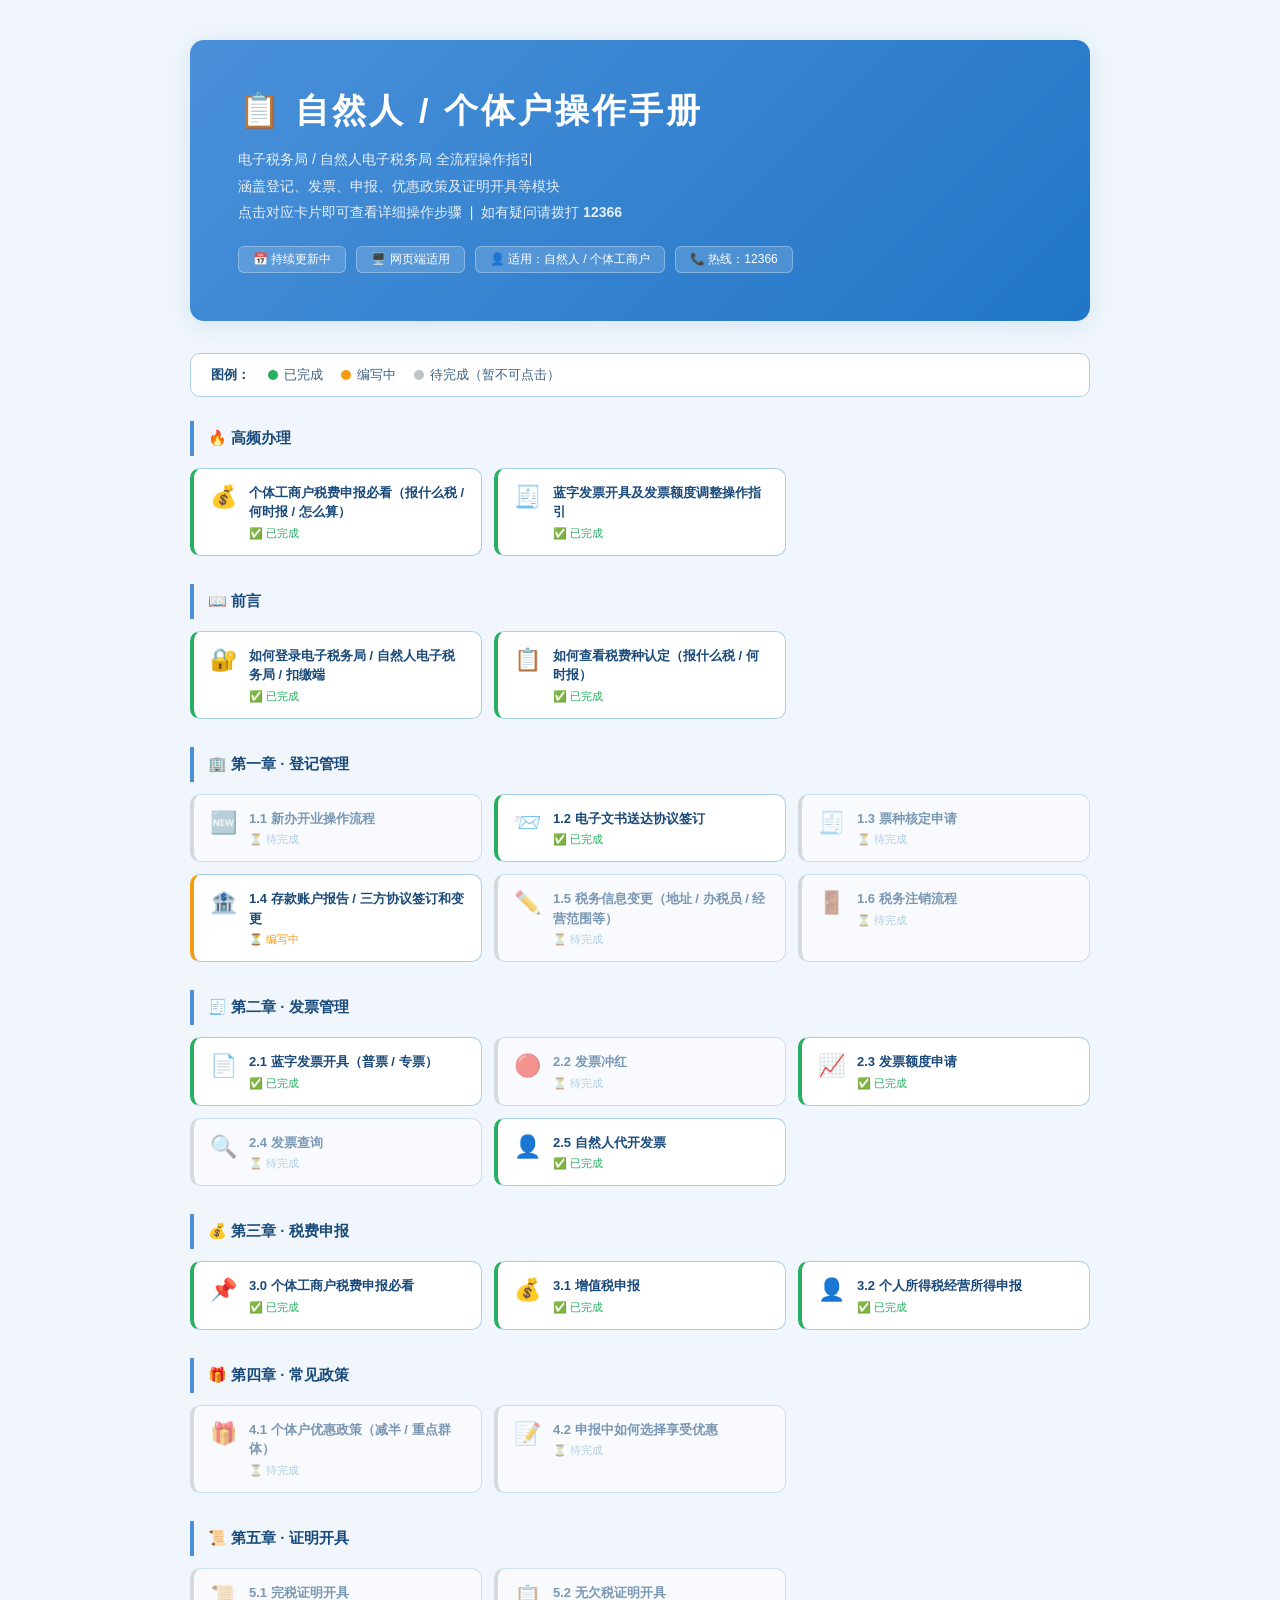
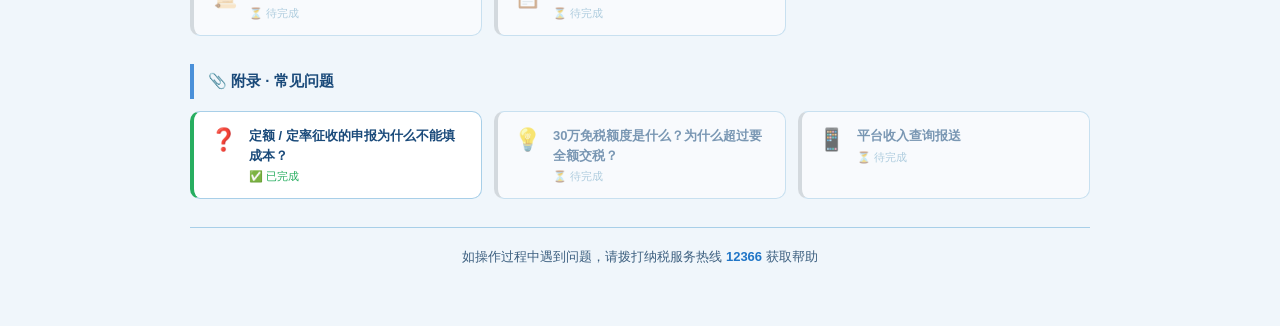
<file: index.html>
<!DOCTYPE html>
<html lang="zh-CN">
<head>
  <meta charset="UTF-8"/>
  <meta name="viewport" content="width=device-width, initial-scale=1.0"/>
  <title>自然人 / 个体户常见业务操作手册 · 电子税务局</title>

  <!-- 引用共享样式表（变量、body、page 容器等均由此提供） -->
  <link rel="stylesheet" href="assets/style.css" />

  <style>
    /* ── 目录页专属：封面 ── */
    .cover {
      background: var(--gradient);
      border-radius: 14px;
      padding: 48px;
      color: #fff;
      margin-bottom: 32px;
      box-shadow: var(--shadow-md);
    }
    .cover h1 {
      font-size: 34px;
      font-weight: 700;
      letter-spacing: 3px;
      margin-bottom: 12px;
    }
    .cover p {
      font-size: 14px;
      opacity: 0.88;
      line-height: 1.9;
    }
    .cover-meta {
      margin-top: 20px;
      display: flex;
      gap: 10px;
      flex-wrap: wrap;
    }
    .cover-badge {
      background: rgba(255, 255, 255, 0.15);
      border: 1px solid rgba(255, 255, 255, 0.30);
      border-radius: 6px;
      padding: 4px 14px;
      font-size: 12px;
      color: #fff;
    }

    /* ── 目录页专属：图例 ── */
    .legend {
      display: flex;
      gap: 18px;
      flex-wrap: wrap;
      margin-bottom: 24px;
      font-size: 13px;
      color: var(--text-secondary);
      background: var(--bg-page);
      border: 1px solid var(--border);
      border-radius: 10px;
      padding: 12px 20px;
    }
    .legend-item { display: flex; align-items: center; gap: 6px; }
    .dot { width: 10px; height: 10px; border-radius: 50%; flex-shrink: 0; }
    .dot-done { background: #27ae60; }
    .dot-wip  { background: #f39c12; }
    .dot-todo { background: #bdc3c7; }

    /* ── 目录页专属：章节标题 ── */
    .chapter { margin-bottom: 28px; }
    .chapter-title {
      font-size: 15px;
      font-weight: 700;
      color: var(--text-title);
      padding: 8px 0 8px 14px;
      border-left: 4px solid var(--primary-light);
      margin-bottom: 12px;
      display: flex;
      align-items: center;
      gap: 8px;
    }

    /* ── 目录页专属：卡片网格 ── */
    .card-grid {
      display: grid;
      grid-template-columns: repeat(auto-fill, minmax(230px, 1fr));
      gap: 12px;
    }
    .card {
      background: var(--bg-page);
      border: 1px solid var(--border);
      border-radius: 10px;
      padding: 14px 16px;
      text-decoration: none;
      color: var(--text-main);
      display: flex;
      align-items: flex-start;
      gap: 12px;
      transition: box-shadow 0.2s, border-color 0.2s, transform 0.2s;
      cursor: pointer;
    }
    .card:hover {
      box-shadow: var(--shadow-md);
      border-color: var(--primary-light);
      transform: translateY(-2px);
    }
    .card.done { border-left: 4px solid #27ae60; }
    .card.wip  { border-left: 4px solid #f39c12; }
    .card.todo {
      border-left: 4px solid #bdc3c7;
      opacity: 0.55;
      pointer-events: none;
      cursor: default;
    }
    .card-icon  { font-size: 22px; flex-shrink: 0; margin-top: 1px; }
    .card-title { font-size: 13px; font-weight: 600; color: var(--text-title); line-height: 1.5; }
    .card-status { font-size: 11px; margin-top: 4px; color: var(--text-muted); }
    .card.done .card-status { color: #27ae60; }
    .card.wip  .card-status { color: #f39c12; }

    /* ── 目录页：page 容器覆盖（目录页不需要白色卡片容器） ── */
    .page {
      max-width: 900px;
      background: transparent;   /* ← 覆盖 style.css 中的 #ffffff */
      box-shadow: none;           /* ← 覆盖 style.css 中的阴影 */
      border-radius: 0;           /* ← 覆盖 style.css 中的圆角 */
      overflow: visible;          /* ← 覆盖 style.css 中的 overflow:hidden */
    }

  </style>
</head>
<body>
<div class="page">

  <!-- 封面 -->
  <div class="cover">
    <h1>📋 自然人 / 个体户操作手册</h1>
    <p>电子税务局 / 自然人电子税务局 全流程操作指引<br>
       涵盖登记、发票、申报、优惠政策及证明开具等模块<br>
       点击对应卡片即可查看详细操作步骤 &nbsp;|&nbsp; 如有疑问请拨打 <strong>12366</strong></p>
    <div class="cover-meta">
      <span class="cover-badge">📅 持续更新中</span>
      <span class="cover-badge">🖥️ 网页端适用</span>
      <span class="cover-badge">👤 适用：自然人 / 个体工商户</span>
      <span class="cover-badge">📞 热线：12366</span>
    </div>
  </div>

  <!-- 图例 -->
  <div class="legend">
    <span style="font-weight:600; color:var(--text-title);">图例：</span>
    <div class="legend-item"><div class="dot dot-done"></div>已完成</div>
    <div class="legend-item"><div class="dot dot-wip"></div>编写中</div>
    <div class="legend-item"><div class="dot dot-todo"></div>待完成（暂不可点击）</div>
  </div>

  <!-- 高频办理 -->
  <div class="chapter">
    <div class="chapter-title">🔥 高频办理</div>
    <div class="card-grid">
      <a href="ch3-tax-filing/3.0-personal-tax-guide.html" class="card done">
        <div class="card-icon">💰</div>
        <div>
          <div class="card-title">个体工商户税费申报必看（报什么税 / 何时报 / 怎么算）</div>
          <div class="card-status">✅ 已完成</div>
        </div>
      </a>
      <a href="ch2-invoice/2.1-blue-invoice.html" class="card done">
        <div class="card-icon">🧾</div>
        <div>
          <div class="card-title">蓝字发票开具及发票额度调整操作指引</div>
          <div class="card-status">✅ 已完成</div>
        </div>
      </a>
    </div>
  </div>

  <!-- 前言 🔥 此处为修改部分 🔥 -->
  <div class="chapter">
    <div class="chapter-title">📖 前言</div>
    <div class="card-grid">
      <!-- 原有：登录指南 -->
      <a href="preface/login.html" class="card done">
        <div class="card-icon">🔐</div>
        <div>
          <div class="card-title">如何登录电子税务局 / 自然人电子税务局 / 扣缴端</div>
          <div class="card-status">✅ 已完成</div>
        </div>
      </a>
      <!-- 新增：税费种认定指南 -->
      <a href="preface/taxid.html" class="card done">
        <div class="card-icon">📋</div>
        <div>
          <div class="card-title">如何查看税费种认定（报什么税 / 何时报）</div>
          <div class="card-status">✅ 已完成</div>
        </div>
      </a>
    </div>
  </div>

  <!-- 第一章 -->
  <div class="chapter">
    <div class="chapter-title">🏢 第一章 · 登记管理</div>
    <div class="card-grid">
      <a href="ch1-registration/1.1-new-business.html" class="card todo">
        <div class="card-icon">🆕</div>
        <div><div class="card-title">1.1 新办开业操作流程</div><div class="card-status">⏳ 待完成</div></div>
      </a>
      <a href="ch1-registration/1.2-e-document.html" class="card done">
        <div class="card-icon">📨</div>
        <div><div class="card-title">1.2 电子文书送达协议签订</div><div class="card-status">✅ 已完成</div></div>
      </a>
      <a href="ch1-registration/1.3-invoice-type.html" class="card todo">
        <div class="card-icon">🧾</div>
        <div><div class="card-title">1.3 票种核定申请</div><div class="card-status">⏳ 待完成</div></div>
      </a>
      <a href="ch1-registration/1.4-bank-account.html" class="card wip">
        <div class="card-icon">🏦</div>
        <div><div class="card-title">1.4 存款账户报告 / 三方协议签订和变更</div><div class="card-status">⏳ 编写中</div></div>
      </a>
      <a href="ch1-registration/1.5-info-change.html" class="card todo">
        <div class="card-icon">✏️</div>
        <div><div class="card-title">1.5 税务信息变更（地址 / 办税员 / 经营范围等）</div><div class="card-status">⏳ 待完成</div></div>
      </a>
      <a href="ch1-registration/1.6-deregistration.html" class="card todo">
        <div class="card-icon">🚪</div>
        <div><div class="card-title">1.6 税务注销流程</div><div class="card-status">⏳ 待完成</div></div>
      </a>
    </div>
  </div>

  <!-- 第二章 -->
  <div class="chapter">
    <div class="chapter-title">🧾 第二章 · 发票管理</div>
    <div class="card-grid">
      <a href="ch2-invoice/2.1-blue-invoice.html" class="card done">
        <div class="card-icon">📄</div>
        <div><div class="card-title">2.1 蓝字发票开具（普票 / 专票）</div><div class="card-status">✅ 已完成</div></div>
      </a>
      <a href="ch2-invoice/2.2-red-invoice.html" class="card todo">
        <div class="card-icon">🔴</div>
        <div><div class="card-title">2.2 发票冲红</div><div class="card-status">⏳ 待完成</div></div>
      </a>
      <a href="ch2-invoice/2.3-quota-apply.html" class="card done">
        <div class="card-icon">📈</div>
        <div><div class="card-title">2.3 发票额度申请</div><div class="card-status">✅ 已完成</div></div>
      </a>
      <a href="ch2-invoice/2.4-invoice-query.html" class="card todo">
        <div class="card-icon">🔍</div>
        <div><div class="card-title">2.4 发票查询</div><div class="card-status">⏳ 待完成</div></div>
      </a>
      <a href="ch2-invoice/2.5-natural-person-invoice.html" class="card done">
        <div class="card-icon">👤</div>
        <div><div class="card-title">2.5 自然人代开发票</div><div class="card-status">✅ 已完成</div></div>
      </a>
    </div>
  </div>

  <!-- 第三章 -->
  <div class="chapter">
    <div class="chapter-title">💰 第三章 · 税费申报</div>
    <div class="card-grid">
      <a href="ch3-tax-filing/3.0-personal-tax-guide.html" class="card done">
        <div class="card-icon">📌</div>
        <div><div class="card-title">3.0 个体工商户税费申报必看</div><div class="card-status">✅ 已完成</div></div>
      </a>
      <a href="ch3-tax-filing/3.1-vat-small.html" class="card done">
        <div class="card-icon">💰</div>
        <div><div class="card-title">3.1 增值税申报</div><div class="card-status">✅ 已完成</div></div>
      </a>
      <a href="ch3-tax-filing/3.2-iit-business.html" class="card done">
        <div class="card-icon">👤</div>
        <div><div class="card-title">3.2 个人所得税经营所得申报</div><div class="card-status">✅ 已完成</div></div>
      </a>
    </div>
  </div>

  <!-- 第四章 -->
  <div class="chapter">
    <div class="chapter-title">🎁 第四章 · 常见政策</div>
    <div class="card-grid">
      <a href="ch4-tax-incentives/4.1-reduction.html" class="card todo">
        <div class="card-icon">🎁</div>
        <div><div class="card-title">4.1 个体户优惠政策（减半 / 重点群体）</div><div class="card-status">⏳ 待完成</div></div>
      </a>
      <a href="ch4-tax-incentives/4.2-how-to-apply.html" class="card todo">
        <div class="card-icon">📝</div>
        <div><div class="card-title">4.2 申报中如何选择享受优惠</div><div class="card-status">⏳ 待完成</div></div>
      </a>
    </div>
  </div>

  <!-- 第五章 -->
  <div class="chapter">
    <div class="chapter-title">📜 第五章 · 证明开具</div>
    <div class="card-grid">
      <a href="ch5-certificates/5.1-tax-payment-cert.html" class="card todo">
        <div class="card-icon">📜</div>
        <div><div class="card-title">5.1 完税证明开具</div><div class="card-status">⏳ 待完成</div></div>
      </a>
      <a href="ch5-certificates/5.2-no-debt-cert.html" class="card todo">
        <div class="card-icon">📋</div>
        <div><div class="card-title">5.2 无欠税证明开具</div><div class="card-status">⏳ 待完成</div></div>
      </a>
    </div>
  </div>

  <!-- 附录 -->
  <div class="chapter">
    <div class="chapter-title">📎 附录 · 常见问题</div>
    <div class="card-grid">
      <a href="appendix/faq-fixed-rate.html" class="card done">
        <div class="card-icon">❓</div>
        <div><div class="card-title">定额 / 定率征收的申报为什么不能填成本？</div><div class="card-status">✅ 已完成</div></div>
      </a>
      <a href="appendix/faq-300k-exemption.html" class="card todo">
        <div class="card-icon">💡</div>
        <div><div class="card-title">30万免税额度是什么？为什么超过要全额交税？</div><div class="card-status">⏳ 待完成</div></div>
      </a>
      <a href="appendix/faq-platform-income.html" class="card todo">
        <div class="card-icon">📱</div>
        <div><div class="card-title">平台收入查询报送</div><div class="card-status">⏳ 待完成</div></div>
      </a>
    </div>
  </div>

  <!-- 页脚 -->
  <div class="footer">
    如操作过程中遇到问题，请拨打纳税服务热线 <strong>12366</strong> 获取帮助
  </div>

</div>
</body>
</html>
</file>
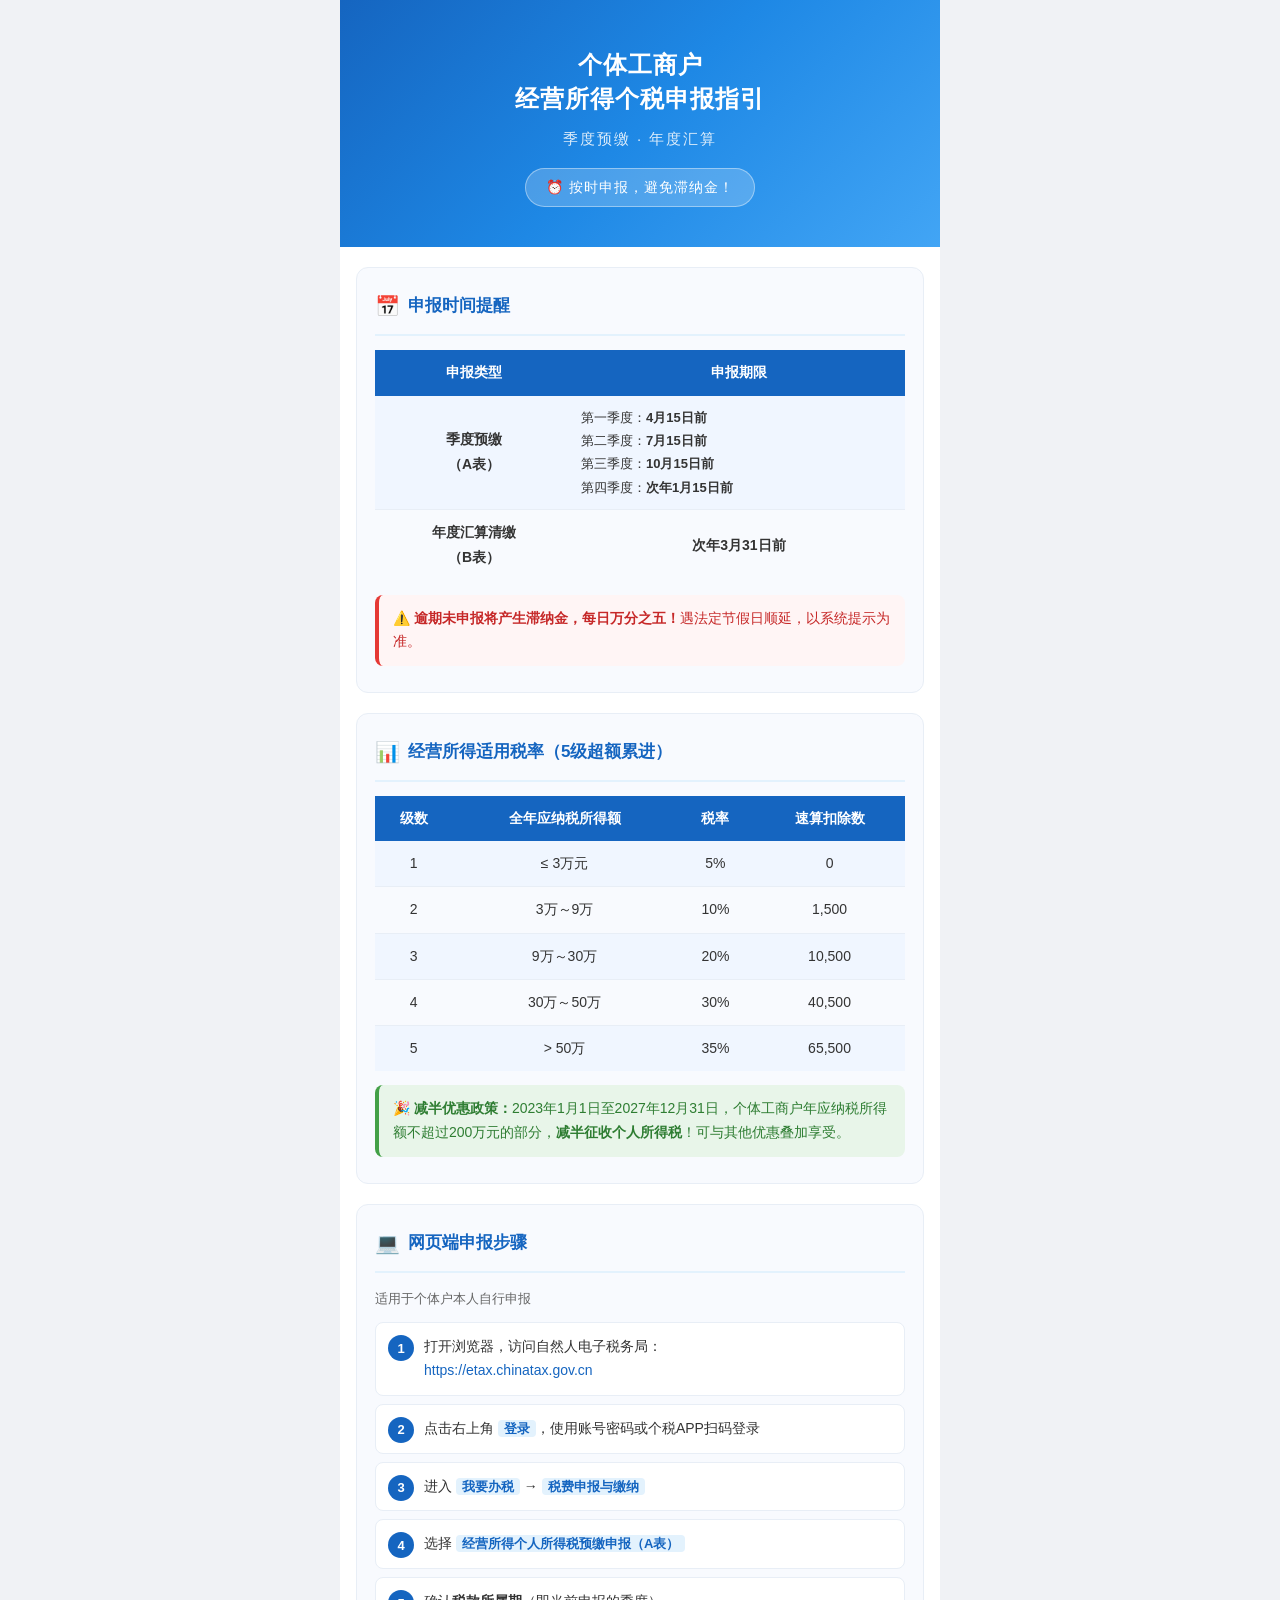
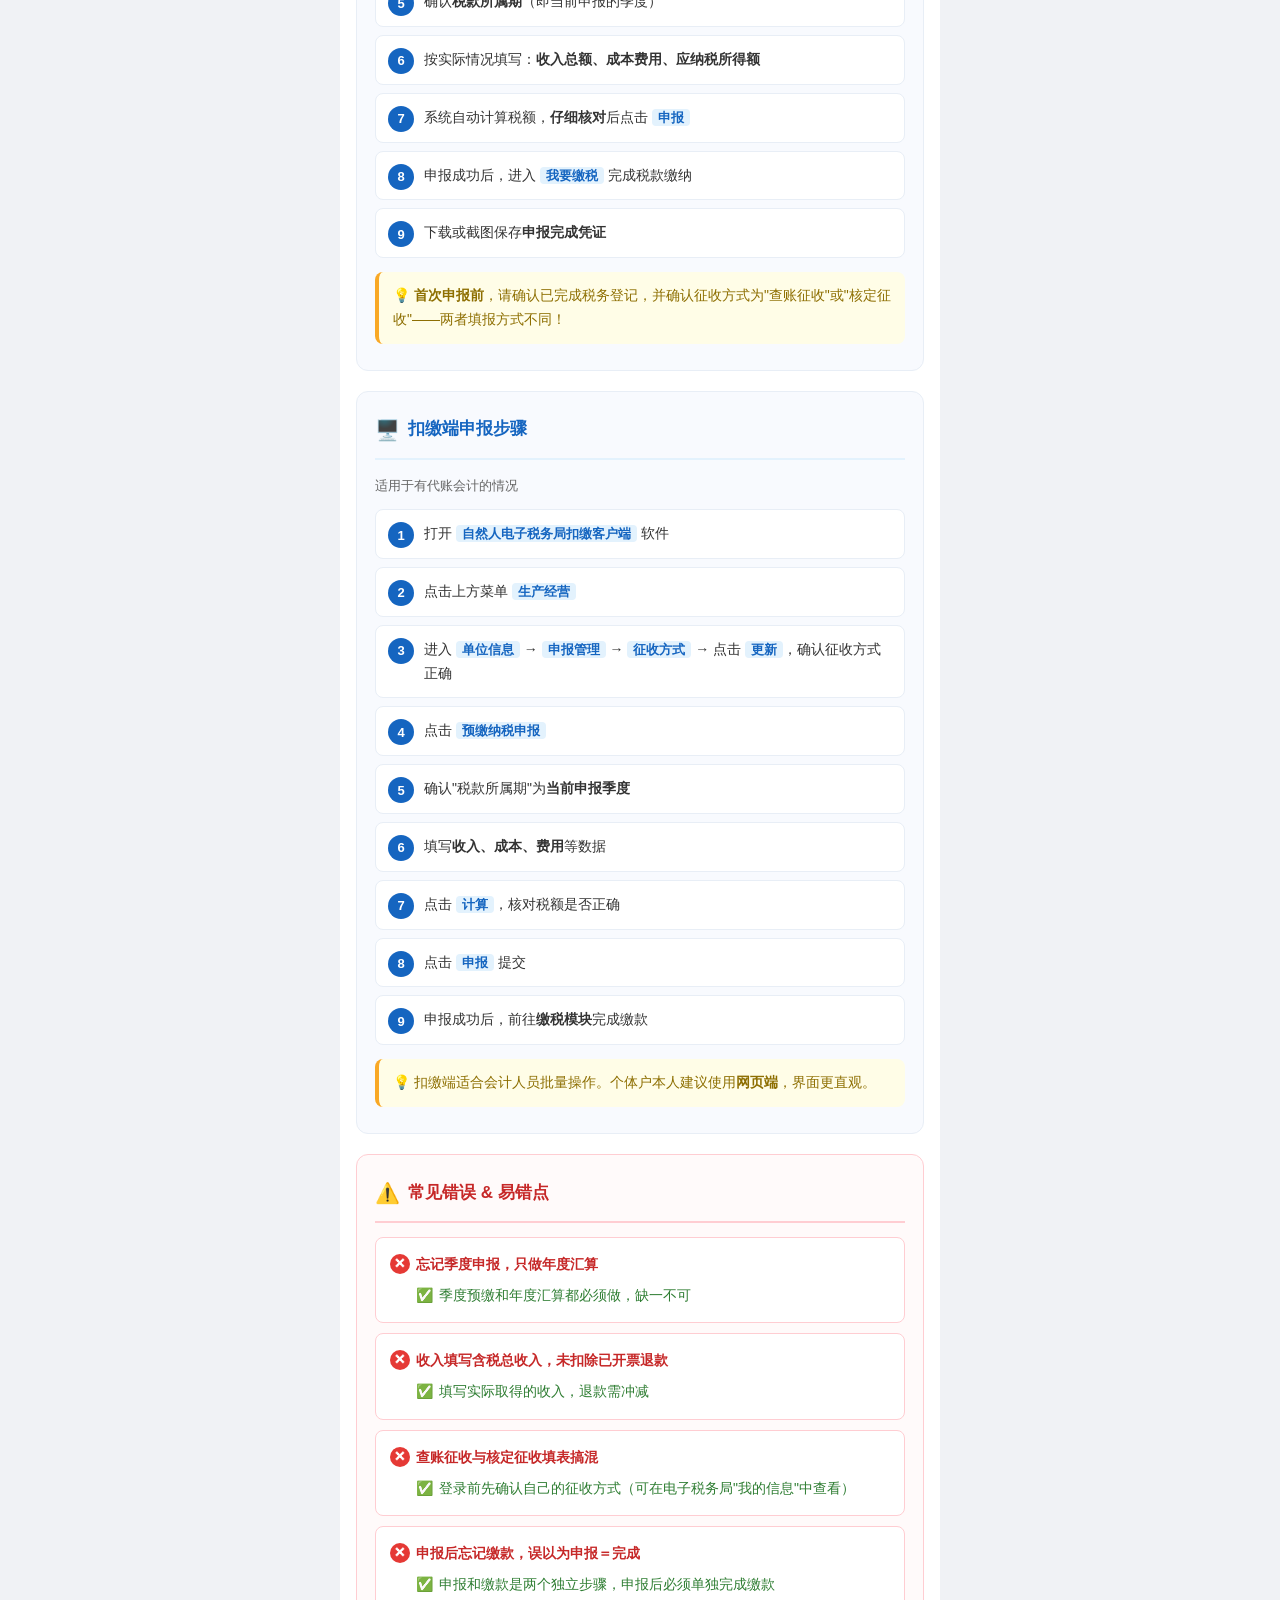
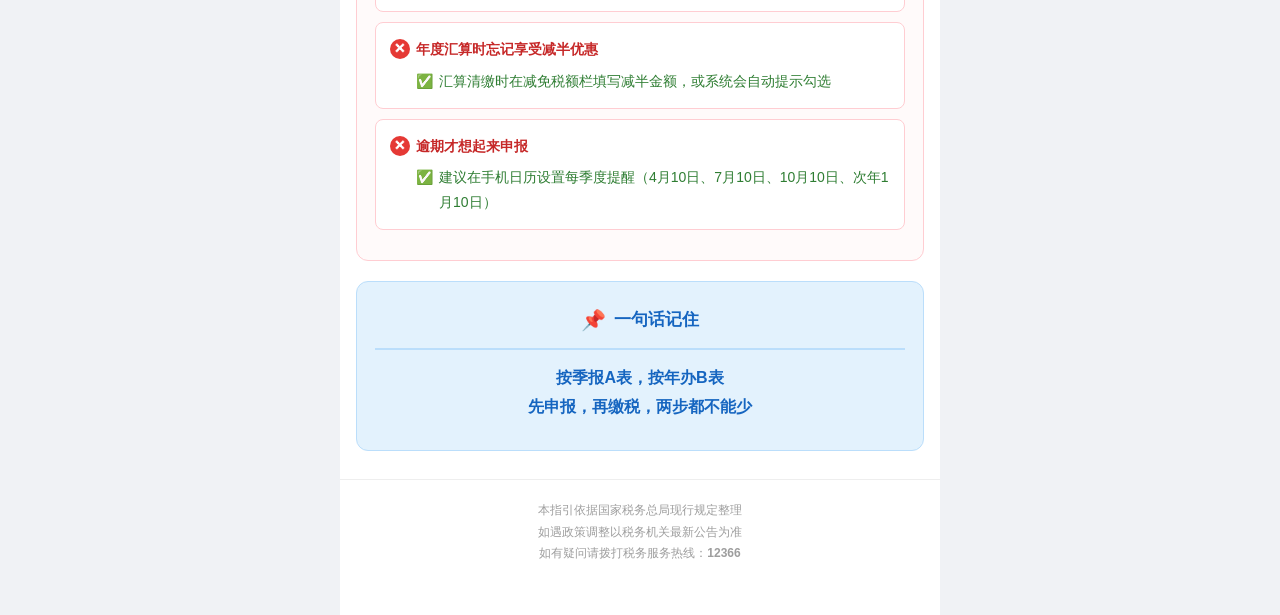
<file: Untitled-1.html>
<!DOCTYPE html>
<html lang="zh-CN">
<head>
<meta charset="UTF-8">
<meta name="viewport" content="width=device-width, initial-scale=1.0, maximum-scale=1.0, user-scalable=no">
<title>个体工商户经营所得个税申报指引</title>
<style>
  /* ========== 基础重置 ========== */
  * { margin: 0; padding: 0; box-sizing: border-box; }
  body {
    font-family: -apple-system, BlinkMacSystemFont, "PingFang SC", "Hiragino Sans GB", "Microsoft YaHei", "Noto Sans CJK SC", sans-serif;
    background: #f0f2f5;
    color: #333;
    font-size: 15px;
    line-height: 1.8;
    -webkit-font-smoothing: antialiased;
  }

  /* ========== 容器 ========== */
  .container {
    max-width: 600px;
    margin: 0 auto;
    padding: 0 0 30px 0;
    background: #fff;
    min-height: 100vh;
  }

  /* ========== 封面区 ========== */
  .hero {
    background: linear-gradient(135deg, #1565C0 0%, #1E88E5 50%, #42A5F5 100%);
    color: #fff;
    text-align: center;
    padding: 48px 24px 40px;
  }
  .hero h1 {
    font-size: 24px;
    font-weight: 700;
    letter-spacing: 1px;
    margin-bottom: 10px;
    line-height: 1.4;
  }
  .hero .subtitle {
    font-size: 15px;
    opacity: 0.85;
    margin-bottom: 16px;
    letter-spacing: 2px;
  }
  .hero .slogan {
    display: inline-block;
    background: rgba(255,255,255,0.2);
    border: 1px solid rgba(255,255,255,0.4);
    border-radius: 20px;
    padding: 6px 20px;
    font-size: 14px;
    letter-spacing: 1px;
  }

  /* ========== 内容区通用 ========== */
  .content { padding: 0 16px; }

  /* ========== 章节卡片 ========== */
  .card {
    background: #f8fafe;
    border-radius: 12px;
    padding: 20px 18px;
    margin-top: 20px;
    border: 1px solid #e8eef6;
  }
  .card-title {
    font-size: 17px;
    font-weight: 700;
    color: #1565C0;
    margin-bottom: 14px;
    padding-bottom: 10px;
    border-bottom: 2px solid #e3f2fd;
    display: flex;
    align-items: center;
    gap: 8px;
  }
  .card-title .icon {
    font-size: 20px;
    flex-shrink: 0;
  }

  /* ========== 表格 ========== */
  .table-wrap { overflow-x: auto; margin: 10px 0; }
  table {
    width: 100%;
    border-collapse: collapse;
    font-size: 14px;
  }
  table th {
    background: #1565C0;
    color: #fff;
    font-weight: 600;
    padding: 10px 8px;
    text-align: center;
    white-space: nowrap;
  }
  table td {
    padding: 10px 8px;
    text-align: center;
    border-bottom: 1px solid #e8eef6;
  }
  table tr:nth-child(even) td { background: #f0f6ff; }
  table tr:last-child td { border-bottom: none; }

  /* ========== 提示框 ========== */
  .alert {
    border-radius: 8px;
    padding: 12px 14px;
    margin: 14px 0 6px;
    font-size: 14px;
    line-height: 1.7;
  }
  .alert-red {
    background: #fff5f5;
    border-left: 4px solid #e53935;
    color: #c62828;
  }
  .alert-yellow {
    background: #fffde7;
    border-left: 4px solid #f9a825;
    color: #8d6e00;
  }
  .alert-green {
    background: #e8f5e9;
    border-left: 4px solid #43a047;
    color: #2e7d32;
  }
  .alert-blue {
    background: #e3f2fd;
    border-left: 4px solid #1565C0;
    color: #0d47a1;
  }

  /* ========== 步骤列表 ========== */
  .steps { list-style: none; counter-reset: step; margin: 10px 0; }
  .steps li {
    counter-increment: step;
    position: relative;
    padding: 12px 12px 12px 48px;
    margin-bottom: 8px;
    background: #fff;
    border-radius: 8px;
    border: 1px solid #e8eef6;
    font-size: 14px;
    line-height: 1.7;
  }
  .steps li::before {
    content: counter(step);
    position: absolute;
    left: 12px;
    top: 12px;
    width: 26px;
    height: 26px;
    background: #1565C0;
    color: #fff;
    border-radius: 50%;
    font-size: 13px;
    font-weight: 700;
    display: flex;
    align-items: center;
    justify-content: center;
    line-height: 1;
  }
  .steps li .link {
    color: #1565C0;
    word-break: break-all;
  }
  .steps li .path {
    display: inline;
    background: #e3f2fd;
    color: #1565C0;
    padding: 1px 6px;
    border-radius: 4px;
    font-size: 13px;
    font-weight: 600;
    white-space: nowrap;
  }

  /* ========== 错误卡片 ========== */
  .error-item {
    background: #fff;
    border-radius: 8px;
    border: 1px solid #ffcdd2;
    padding: 14px 14px;
    margin-bottom: 10px;
  }
  .error-item .wrong {
    color: #c62828;
    font-weight: 700;
    font-size: 14px;
    margin-bottom: 6px;
    display: flex;
    align-items: flex-start;
    gap: 6px;
  }
  .error-item .wrong .x {
    flex-shrink: 0;
    display: inline-block;
    width: 20px;
    height: 20px;
    background: #e53935;
    color: #fff;
    border-radius: 50%;
    text-align: center;
    line-height: 20px;
    font-size: 12px;
    margin-top: 2px;
  }
  .error-item .right {
    color: #2e7d32;
    font-size: 14px;
    padding-left: 26px;
    display: flex;
    align-items: flex-start;
    gap: 6px;
  }
  .error-item .right::before {
    content: "✅";
    flex-shrink: 0;
  }

  /* ========== 底部 ========== */
  .footer {
    margin-top: 28px;
    padding: 20px 16px;
    text-align: center;
    color: #9e9e9e;
    font-size: 12px;
    line-height: 1.8;
    border-top: 1px solid #eee;
  }

  /* ========== 分隔用 ========== */
  .sep { height: 6px; }
</style>
</head>
<body>

<div class="container">

  <!-- ==================== 封面 ==================== -->
  <div class="hero">
    <h1>个体工商户<br>经营所得个税申报指引</h1>
    <div class="subtitle">季度预缴 · 年度汇算</div>
    <div class="slogan">⏰ 按时申报，避免滞纳金！</div>
  </div>

  <div class="content">

    <!-- ==================== 申报时间 ==================== -->
    <div class="card">
      <div class="card-title"><span class="icon">📅</span> 申报时间提醒</div>
      <div class="table-wrap">
        <table>
          <tr>
            <th>申报类型</th>
            <th>申报期限</th>
          </tr>
          <tr>
            <td style="font-weight:600;">季度预缴<br>（A表）</td>
            <td style="text-align:left; font-size:13px;">
              第一季度：<b>4月15日前</b><br>
              第二季度：<b>7月15日前</b><br>
              第三季度：<b>10月15日前</b><br>
              第四季度：<b>次年1月15日前</b>
            </td>
          </tr>
          <tr>
            <td style="font-weight:600;">年度汇算清缴<br>（B表）</td>
            <td><b>次年3月31日前</b></td>
          </tr>
        </table>
      </div>
      <div class="alert alert-red">
        ⚠️ <b>逾期未申报将产生滞纳金，每日万分之五！</b>遇法定节假日顺延，以系统提示为准。
      </div>
    </div>

    <!-- ==================== 税率表 ==================== -->
    <div class="card">
      <div class="card-title"><span class="icon">📊</span> 经营所得适用税率（5级超额累进）</div>
      <div class="table-wrap">
        <table>
          <tr>
            <th>级数</th>
            <th>全年应纳税所得额</th>
            <th>税率</th>
            <th>速算扣除数</th>
          </tr>
          <tr><td>1</td><td>≤ 3万元</td><td>5%</td><td>0</td></tr>
          <tr><td>2</td><td>3万～9万</td><td>10%</td><td>1,500</td></tr>
          <tr><td>3</td><td>9万～30万</td><td>20%</td><td>10,500</td></tr>
          <tr><td>4</td><td>30万～50万</td><td>30%</td><td>40,500</td></tr>
          <tr><td>5</td><td>&gt; 50万</td><td>35%</td><td>65,500</td></tr>
        </table>
      </div>
      <div class="alert alert-green">
        🎉 <b>减半优惠政策：</b>2023年1月1日至2027年12月31日，个体工商户年应纳税所得额不超过200万元的部分，<b>减半征收个人所得税</b>！可与其他优惠叠加享受。
      </div>
    </div>

    <!-- ==================== 网页端步骤 ==================== -->
    <div class="card">
      <div class="card-title"><span class="icon">💻</span> 网页端申报步骤</div>
      <p style="font-size:13px; color:#666; margin-bottom:12px;">适用于个体户本人自行申报</p>
      <ol class="steps">
        <li>打开浏览器，访问自然人电子税务局：<br><span class="link">https://etax.chinatax.gov.cn</span></li>
        <li>点击右上角 <span class="path">登录</span>，使用账号密码或个税APP扫码登录</li>
        <li>进入 <span class="path">我要办税</span> → <span class="path">税费申报与缴纳</span></li>
        <li>选择 <span class="path">经营所得个人所得税预缴申报（A表）</span></li>
        <li>确认<b>税款所属期</b>（即当前申报的季度）</li>
        <li>按实际情况填写：<b>收入总额、成本费用、应纳税所得额</b></li>
        <li>系统自动计算税额，<b>仔细核对</b>后点击 <span class="path">申报</span></li>
        <li>申报成功后，进入 <span class="path">我要缴税</span> 完成税款缴纳</li>
        <li>下载或截图保存<b>申报完成凭证</b></li>
      </ol>
      <div class="alert alert-yellow">
        💡 <b>首次申报前</b>，请确认已完成税务登记，并确认征收方式为"查账征收"或"核定征收"——两者填报方式不同！
      </div>
    </div>

    <!-- ==================== 扣缴端步骤 ==================== -->
    <div class="card">
      <div class="card-title"><span class="icon">🖥️</span> 扣缴端申报步骤</div>
      <p style="font-size:13px; color:#666; margin-bottom:12px;">适用于有代账会计的情况</p>
      <ol class="steps">
        <li>打开 <span class="path">自然人电子税务局扣缴客户端</span> 软件</li>
        <li>点击上方菜单 <span class="path">生产经营</span></li>
        <li>进入 <span class="path">单位信息</span> → <span class="path">申报管理</span> → <span class="path">征收方式</span> → 点击 <span class="path">更新</span>，确认征收方式正确</li>
        <li>点击 <span class="path">预缴纳税申报</span></li>
        <li>确认"税款所属期"为<b>当前申报季度</b></li>
        <li>填写<b>收入、成本、费用</b>等数据</li>
        <li>点击 <span class="path">计算</span>，核对税额是否正确</li>
        <li>点击 <span class="path">申报</span> 提交</li>
        <li>申报成功后，前往<b>缴税模块</b>完成缴款</li>
      </ol>
      <div class="alert alert-yellow">
        💡 扣缴端适合会计人员批量操作。个体户本人建议使用<b>网页端</b>，界面更直观。
      </div>
    </div>

    <!-- ==================== 常见错误 ==================== -->
    <div class="card" style="background:#fffafa; border-color:#ffcdd2;">
      <div class="card-title" style="color:#c62828; border-bottom-color:#ffcdd2;">
        <span class="icon">⚠️</span> 常见错误 &amp; 易错点
      </div>

      <div class="error-item">
        <div class="wrong"><span class="x">✕</span>忘记季度申报，只做年度汇算</div>
        <div class="right">季度预缴和年度汇算都必须做，缺一不可</div>
      </div>

      <div class="error-item">
        <div class="wrong"><span class="x">✕</span>收入填写含税总收入，未扣除已开票退款</div>
        <div class="right">填写实际取得的收入，退款需冲减</div>
      </div>

      <div class="error-item">
        <div class="wrong"><span class="x">✕</span>查账征收与核定征收填表搞混</div>
        <div class="right">登录前先确认自己的征收方式（可在电子税务局"我的信息"中查看）</div>
      </div>

      <div class="error-item">
        <div class="wrong"><span class="x">✕</span>申报后忘记缴款，误以为申报＝完成</div>
        <div class="right">申报和缴款是两个独立步骤，申报后必须单独完成缴款</div>
      </div>

      <div class="error-item">
        <div class="wrong"><span class="x">✕</span>年度汇算时忘记享受减半优惠</div>
        <div class="right">汇算清缴时在减免税额栏填写减半金额，或系统会自动提示勾选</div>
      </div>

      <div class="error-item">
        <div class="wrong"><span class="x">✕</span>逾期才想起来申报</div>
        <div class="right">建议在手机日历设置每季度提醒（4月10日、7月10日、10月10日、次年1月10日）</div>
      </div>
    </div>

    <!-- ==================== 快速总结 ==================== -->
    <div class="card" style="background:#e3f2fd; border-color:#bbdefb; text-align:center;">
      <div class="card-title" style="justify-content:center; border-bottom-color:#bbdefb;">
        <span class="icon">📌</span> 一句话记住
      </div>
      <p style="font-size:16px; font-weight:700; color:#1565C0; margin:8px 0;">
        按季报A表，按年办B表<br>
        先申报，再缴税，两步都不能少
      </p>
    </div>

  </div>

  <!-- ==================== 底部 ==================== -->
  <div class="footer">
    本指引依据国家税务总局现行规定整理<br>
    如遇政策调整以税务机关最新公告为准<br>
    如有疑问请拨打税务服务热线：<b>12366</b>
  </div>

</div>

</body>
</html>
</file>
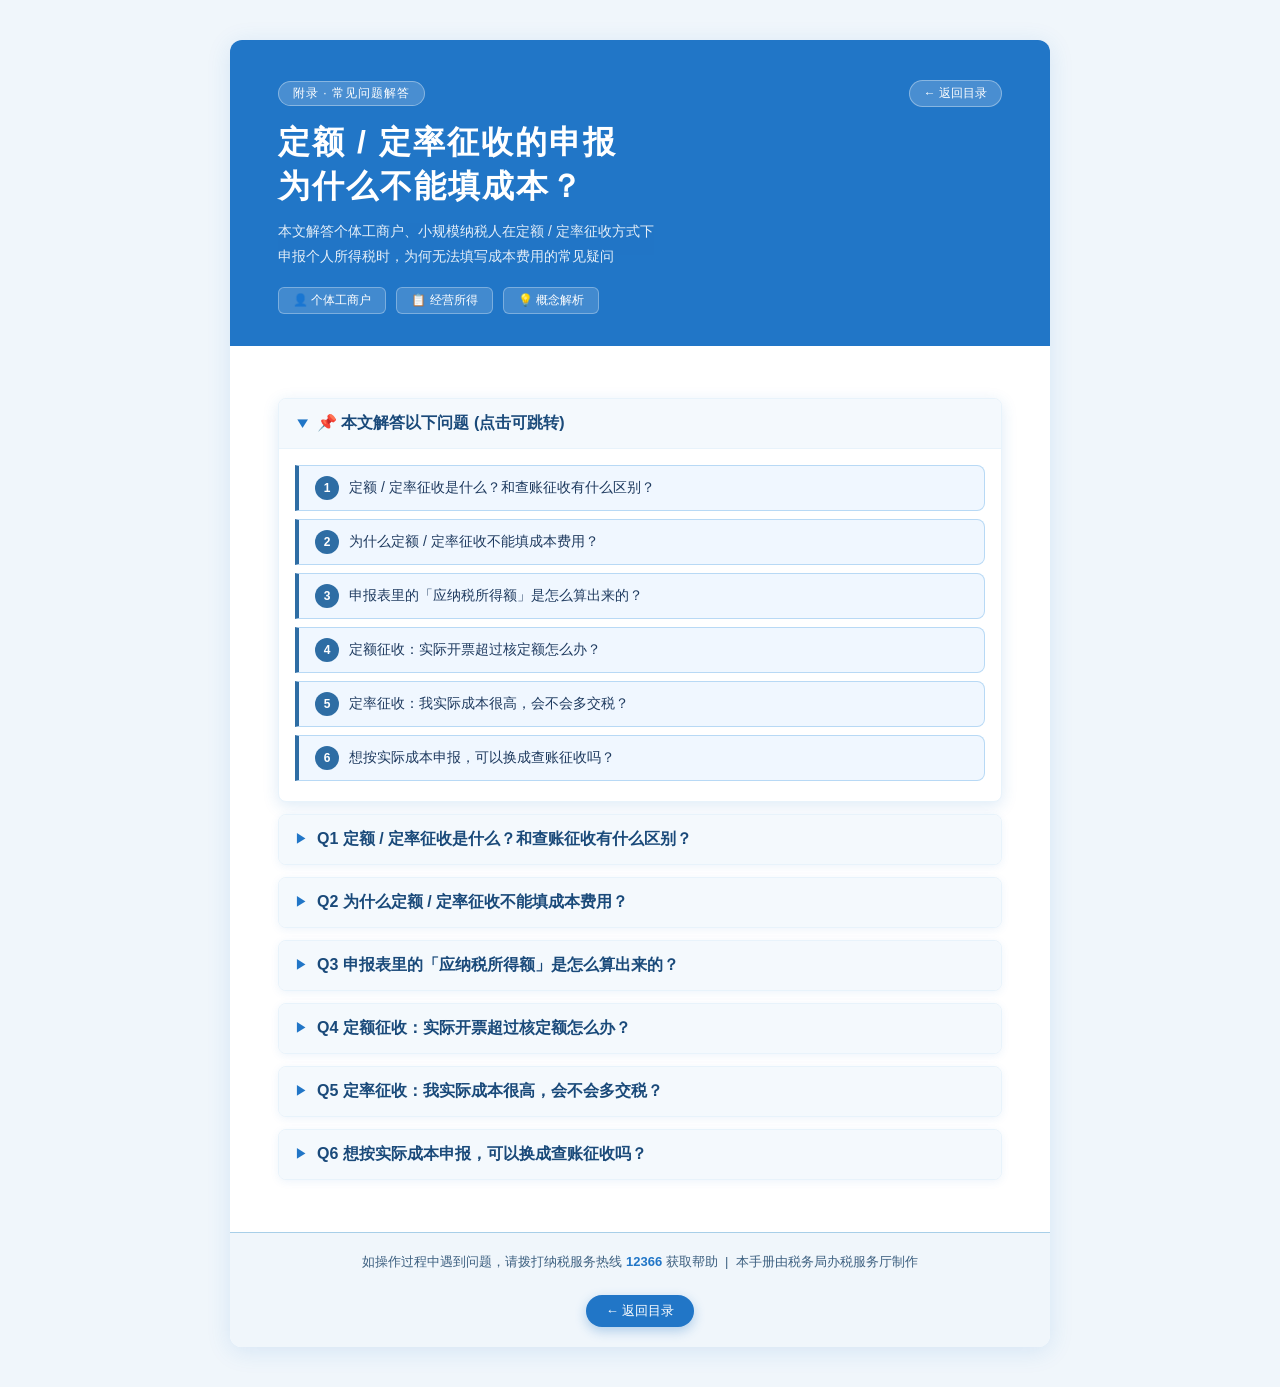
<file: appendix/faq-fixed-rate.html>
<!DOCTYPE html>
<html lang="zh-CN">
<head>
  <meta charset="UTF-8" />
  <meta name="viewport" content="width=device-width, initial-scale=1.0, maximum-scale=5.0"/>
  <title>定额／定率征收的申报为什么不能填成本？· 常见问题</title>
  <link rel="stylesheet" href="../assets/style.css" />
  <style>
    /* ===== 移动端适配优化 ===== */
    @media (max-width: 768px) {
      body { padding: 10px !important; }
      .page { max-width: 100% !important; border-radius: 8px; }
      .header { padding: 24px 16px !important; }
      .body { padding: 16px !important; }
      .footer { padding: 20px 16px !important; }
      .header h1 { font-size: 22px !important; }
      .header p { font-size: 13px !important; }
      .step-card { flex-direction: column !important; gap: 10px; }
      .step-num { margin: 0; }
      .section-title { font-size: 15px; margin: 20px 0 10px; }
      .concept-grid { grid-template-columns: 1fr !important; }
      .period-table, .compare-table { font-size: 12px; }
      .period-table th, .period-table td,
      .compare-table th, .compare-table td { padding: 8px 6px; word-break: break-word; }
    }

    /* ===== 折叠模块样式 ===== */
    details.module-card {
      background: #fff;
      border-radius: 8px;
      margin: 12px 0;
      box-shadow: 0 2px 8px rgba(33, 118, 199, 0.08);
      border: 1px solid #e8f3fb;
      overflow: hidden;
    }
    details.module-card[open] {
      box-shadow: 0 4px 16px rgba(33, 118, 199, 0.15);
    }
    summary.module-header {
      padding: 14px 16px;
      font-weight: 700;
      color: #1a4a7a;
      cursor: pointer;
      list-style: none;
      display: flex;
      align-items: center;
      gap: 10px;
      background: #f4f9fd;
      user-select: none;
      -webkit-tap-highlight-color: transparent;
    }
    summary.module-header::-webkit-details-marker { display: none; }
    summary.module-header:hover { background: #e8f3fb; }
    summary.module-header:active { opacity: 0.9; }
    
    .toggle-icon {
      font-size: 12px;
      transition: transform 0.2s;
      color: #2176c7;
    }
    details[open] .toggle-icon {
      transform: rotate(90deg);
    }
    .module-content {
      padding: 16px;
      border-top: 1px solid #e8f3fb;
    }

    /* ===== 本页专属样式（保留原有） ===== */
    .faq-anchor-list {
      display: flex; flex-direction: column; gap: 8px;
      margin-bottom: 4px;
    }
    .faq-anchor-item {
      display: flex; gap: 10px; align-items: center;
      background: #f0f7ff;
      border: 1px solid #b8d9f5;
      border-left: 4px solid #2e6da4;
      border-radius: 0 8px 8px 0;
      padding: 10px 16px;
      font-size: 14px; color: #1e3a5f;
      text-decoration: none;
      transition: background 0.15s;
    }
    .faq-anchor-item:hover { background: #dceefb; }
    .faq-anchor-num {
      background: #2e6da4; color: #fff;
      border-radius: 50%; width: 24px; height: 24px;
      font-size: 12px; font-weight: 700;
      display: flex; align-items: center; justify-content: center;
      flex-shrink: 0;
    }
    .compare-table {
      width: 100%;
      border-collapse: collapse;
      font-size: 14px;
      border-radius: 8px;
      overflow: hidden;
      box-shadow: 0 1px 6px rgba(0,0,0,0.07);
      margin-top: 10px;
    }
    .compare-table th {
      background: #2e6da4;
      color: #fff; padding: 10px 16px;
      text-align: left; font-weight: 600;
    }
    .compare-table td {
      padding: 10px 16px;
      border-bottom: 1px solid #d0e4f7;
      background: #f8fbff; color: #2d3748;
      line-height: 1.7;
    }
    .compare-table tr:last-child td { border-bottom: none; }
    .compare-table tr:nth-child(even) td { background: #eaf4fb; }
    .compare-table .tag-yes {
      display: inline-block;
      background: #27ae60; color: #fff;
      border-radius: 4px; padding: 1px 8px;
      font-size: 12px; font-weight: 700;
    }
    .compare-table .tag-no {
      display: inline-block;
      background: #e74c3c; color: #fff;
      border-radius: 4px; padding: 1px 8px;
      font-size: 12px; font-weight: 700;
    }
    .concept-grid {
      display: grid;
      grid-template-columns: 1fr 1fr;
      gap: 12px;
      margin-top: 10px;
    }
    @media (max-width: 600px) {
      .concept-grid { grid-template-columns: 1fr; }
    }
    .concept-card {
      background: #f8fbff;
      border: 1px solid #d0e4f7;
      border-top: 3px solid #2e6da4;
      border-radius: 0 0 8px 8px;
      padding: 14px 16px;
      font-size: 13px; color: #2d3748; line-height: 1.8;
    }
    .concept-card .concept-title {
      font-size: 14px; font-weight: 700;
      color: #1e3a5f; margin-bottom: 6px;
    }
    .conclusion-box {
      background: #f0fdf4;
      border: 1px solid #86efac;
      border-left: 4px solid #22c55e;
      border-radius: 0 8px 8px 0;
      padding: 14px 18px;
      font-size: 14px; color: #14532d;
      line-height: 1.9; margin-top: 10px;
    }
    .error-box {
      background: #fff5f5;
      border: 1px solid #fca5a5;
      border-left: 4px solid #e74c3c;
      border-radius: 0 8px 8px 0;
      padding: 12px 16px;
      font-size: 13px; color: #7f1d1d;
      line-height: 1.8; margin-top: 8px;
    }
  </style>
</head>
<body>

<div class="page">

  <!-- ══ 页头 ══ -->
  <div class="header">
    <div class="header-top">
      <div class="tag">附录 · 常见问题解答</div>
      <a href="../index.html" class="btn-back">← 返回目录</a>
    </div>
    <h1>定额 / 定率征收的申报<br>为什么不能填成本？</h1>
    <p>本文解答个体工商户、小规模纳税人在定额 / 定率征收方式下<br>
       申报个人所得税时，为何无法填写成本费用的常见疑问</p>
    <div class="badges">
      <span class="badge">👤 个体工商户</span>
      <span class="badge">📋 经营所得</span>
      <span class="badge">💡 概念解析</span>
    </div>
  </div>

  <!-- ══ 正文 ══ -->
  <div class="body">

    <!-- 快速导航 (保持展开) -->
    <details class="module-card" open>
      <summary class="module-header">
        <span class="toggle-icon">▶</span>
        <span>📌 本文解答以下问题 (点击可跳转)</span>
      </summary>
      <div class="module-content">
        <div class="faq-anchor-list">
          <a class="faq-anchor-item" href="#q1">
            <span class="faq-anchor-num">1</span>
            定额 / 定率征收是什么？和查账征收有什么区别？
          </a>
          <a class="faq-anchor-item" href="#q2">
            <span class="faq-anchor-num">2</span>
            为什么定额 / 定率征收不能填成本费用？
          </a>
          <a class="faq-anchor-item" href="#q3">
            <span class="faq-anchor-num">3</span>
            申报表里的「应纳税所得额」是怎么算出来的？
          </a>
          <a class="faq-anchor-item" href="#q4">
            <span class="faq-anchor-num">4</span>
            定额征收：实际开票超过核定额怎么办？
          </a>
          <a class="faq-anchor-item" href="#q5">
            <span class="faq-anchor-num">5</span>
            定率征收：我实际成本很高，会不会多交税？
          </a>
          <a class="faq-anchor-item" href="#q6">
            <span class="faq-anchor-num">6</span>
            想按实际成本申报，可以换成查账征收吗？
          </a>
        </div>
      </div>
    </details>

    <!-- Q1 -->
    <details class="module-card" id="q1">
      <summary class="module-header">
        <span class="toggle-icon">▶</span>
        <span>Q1 定额 / 定率征收是什么？和查账征收有什么区别？</span>
      </summary>
      <div class="module-content">
        <div class="info-box">
          个人所得税（经营所得）的征收方式分为三种：<strong>查账征收、定率征收、定额征收</strong>。税务机关根据纳税人的账簿健全程度、经营规模等情况核定适用哪种方式。
        </div>
        <div class="concept-grid">
          <div class="concept-card">
            <div class="concept-title">📒 查账征收</div>
            账簿健全、能准确核算收入与成本<br>
            → <strong>按实际利润</strong>计算应纳税所得额<br>
            → <strong>可以填写成本、费用、损失</strong>
          </div>
          <div class="concept-card">
            <div class="concept-title">📊 定率征收</div>
            账簿不健全，但能核算收入<br>
            → 税务机关核定一个<strong>应税所得率</strong><br>
            → 应纳税所得额 = 收入 × 所得率<br>
            → <strong>不填成本，所得率已含成本因素</strong>
          </div>
          <div class="concept-card">
            <div class="concept-title">🔢 定额征收</div>
            收入也难以准确核算<br>
            → 税务机关直接核定一个<strong>固定应纳税所得额</strong><br>
            → 按期缴纳，无需填收入或成本<br>
            → <strong>税额已固定，成本无从填起</strong>
          </div>
          <div class="concept-card">
            <div class="concept-title">⚖️ 三种方式对比</div>
            账簿健全程度：查账 ＞ 定率 ＞ 定额<br>
            核算复杂程度：查账 ＞ 定率 ＞ 定额<br>
            纳税人自主空间：查账 ＞ 定率 ＞ 定额
          </div>
        </div>
      </div>
    </details>

    <!-- Q2 -->
    <details class="module-card" id="q2">
      <summary class="module-header">
        <span class="toggle-icon">▶</span>
        <span>Q2 为什么定额 / 定率征收不能填成本费用？</span>
      </summary>
      <div class="module-content">
        <div class="info-box">
          核心原因：<strong>成本费用已经被「内嵌」进征收方式本身了</strong>，不需要也不允许再单独填写。
        </div>
        <div class="tip-box" style="margin-top:10px;">
          💡 <strong>定率征收的逻辑：</strong><br>
          税务机关在核定「应税所得率」时，已经综合考虑了该行业的<strong>平均成本水平、费用结构</strong>等因素。<br><br>
          例如：某行业核定所得率为 <strong>10%</strong>，意味着税务机关认为该行业平均有 <strong>90% 的收入用于成本费用</strong>，剩余 10% 为利润。<br><br>
          因此，<strong>所得率本身就是对成本的替代性核定</strong>，再填写成本费用会造成重复扣除，系统不允许此操作。
        </div>
        <div class="tip-box" style="margin-top:10px;">
          💡 <strong>定额征收的逻辑：</strong><br>
          税务机关直接核定了你每期的应纳税所得额，这个金额已经综合考虑了你的经营规模、行业特点、成本水平等因素。<br><br>
          既然应纳税所得额已经固定，收入和成本都不再是计税依据，自然也就没有填写成本的入口。
        </div>
        <div class="error-box">
          ❌ <strong>常见误区：</strong>「我有真实的成本发票，为什么不让我填？」<br><br>
          持有成本发票 ≠ 可以在定率 / 定额申报中扣除成本。<br>
          定率 / 定额征收下，<strong>成本发票不影响当期税额计算</strong>。如果你认为实际利润率远低于核定所得率，应当申请<strong>变更为查账征收</strong>，而不是强行在申报表中填写成本。
        </div>
      </div>
    </details>

    <!-- Q3 -->
    <details class="module-card" id="q3">
      <summary class="module-header">
        <span class="toggle-icon">▶</span>
        <span>Q3 申报表里的「应纳税所得额」是怎么算出来的？</span>
      </summary>
      <div class="module-content">
        <table class="compare-table">
          <thead>
            <tr>
              <th>征收方式</th>
              <th>计算公式</th>
              <th>成本费用栏</th>
            </tr>
          </thead>
          <tbody>
            <tr>
              <td><strong>查账征收</strong></td>
              <td>收入总额 − 成本 − 费用 − 损失 − 减免项目</td>
              <td><span class="tag-yes">可填写</span></td>
            </tr>
            <tr>
              <td><strong>定率征收</strong></td>
              <td>收入总额 × 应税所得率</td>
              <td><span class="tag-no">不可填写</span></td>
            </tr>
            <tr>
              <td><strong>定额征收</strong></td>
              <td>税务机关直接核定应纳税所得额</td>
              <td><span class="tag-no">不可填写</span></td>
            </tr>
          </tbody>
        </table>
        <div class="conclusion-box">
          ✅ <strong>小结：</strong>定率征收下，你只需如实填写<strong>收入总额</strong>，系统会自动乘以核定所得率得出应纳税所得额，再按税率表计算税额；定额征收下，应纳税所得额已由税务机关核定，按期缴纳即可。<br><br>
          ⚠️ <strong>定额征收特别注意：</strong>核定应纳税所得额是<strong>下限而非上限</strong>。若实际开票收入超过核定额度，需就超出部分<strong>按实际收入补充申报、补缴税款</strong>，不可仅按核定额缴纳了事。
        </div>
      </div>
    </details>

    <!-- Q4 -->
    <details class="module-card" id="q4">
      <summary class="module-header">
        <span class="toggle-icon">▶</span>
        <span>Q4 定额征收：实际开票超过核定额怎么办？</span>
      </summary>
      <div class="module-content">
        <div class="info-box">
          定额征收的核定应纳税所得额是<strong>最低缴纳标准</strong>，而非封顶。一旦实际开票收入超过核定额度对应的收入水平，必须就<strong>超出部分按实际申报补缴</strong>。
        </div>
        <div class="tip-box">
          💡 <strong>举例说明：</strong><br>
          税务机关核定你每月应纳税所得额为 <strong>100,000 元</strong>。<br>
          某月你实际开票收入超过了该核定收入标准，则该月<strong>不能只缴 100,000 元所对应的税款</strong>，需就实际收入重新计算税额并补缴差额。
        </div>
        <div class="warn-list">
          <div class="warn-item">
            <span class="warn-icon">⚠️</span>
            <span><strong>如何判断是否超额？</strong>以当期实际开具发票的金额为准。若当期开票金额超过税务机关核定的收入标准，即视为超额，需补充申报。</span>
          </div>
          <div class="warn-item">
            <span class="warn-icon">⚠️</span>
            <span><strong>超额部分如何申报？</strong>在申报表中如实填写实际收入，系统将自动计算应纳税额；实际税额高于核定税额的，按实际税额缴纳；低于核定税额的，仍按核定税额缴纳。</span>
          </div>
          <div class="warn-item">
            <span class="warn-icon">⚠️</span>
            <span><strong>不申报超额的风险：</strong>若长期开票金额超过核定额而未补申报，税务机关可通过发票数据比对发现差异，可能面临<strong>补税、罚款及加收滞纳金</strong>的风险。</span>
          </div>
        </div>
        <div class="conclusion-box">
          ✅ <strong>小结：</strong>定额征收 = 保底缴纳，不是一劳永逸。每期申报时应主动核对实际开票收入是否超过核定标准，<strong>超出则按实际，未超出则按核定</strong>，两者取其高。
        </div>
      </div>
    </details>

    <!-- Q5 -->
    <details class="module-card" id="q5">
      <summary class="module-header">
        <span class="toggle-icon">▶</span>
        <span>Q5 定率征收：我实际成本很高，会不会多交税？</span>
      </summary>
      <div class="module-content">
        <div class="info-box">
          有可能。定率征收是基于<strong>行业平均水平</strong>核定的，如果你的实际成本高于行业平均水平，定率征收可能导致你缴纳的税款高于按实际利润计算的结果。
        </div>
        <div class="warn-list">
          <div class="warn-item">
            <span class="warn-icon">⚠️</span>
            <span><strong>举例说明：</strong>某行业核定所得率 15%，你的收入为 100 万元，则应纳税所得额为 15 万元。但如果你实际成本高达 90 万元，实际利润仅 10 万元，按定率征收反而多交了税。</span>
          </div>
          <div class="warn-item">
            <span class="warn-icon">⚠️</span>
            <span><strong>建议：</strong>如果你的账簿健全、能准确核算收入与成本，且实际利润率持续低于核定所得率，可以向主管税务机关申请<strong>变更为查账征收</strong>，按实际利润纳税，避免多缴。</span>
          </div>
        </div>
      </div>
    </details>

    <!-- Q6 -->
    <details class="module-card" id="q6">
      <summary class="module-header">
        <span class="toggle-icon">▶</span>
        <span>Q6 想按实际成本申报，可以换成查账征收吗？</span>
      </summary>
      <div class="module-content">
        <div class="info-box">
          可以申请，但需满足一定条件，且由税务机关审核决定。
        </div>
        <div class="steps">
          <div class="step-card">
            <div class="step-num">1</div>
            <div class="step-content">
              <div class="step-text"><strong>前提条件</strong>：账簿健全，能够准确、完整地核算收入总额和成本费用，并能提供合法有效的凭证</div>
            </div>
          </div>
          <div class="step-card">
            <div class="step-num">2</div>
            <div class="step-content">
              <div class="step-text"><strong>申请方式</strong>：携带相关资料前往<strong>主管税务机关办税服务厅</strong>提出申请，或拨打 <strong>12366</strong> 咨询具体流程</div>
            </div>
          </div>
        </div>
        <div class="conclusion-box">
          ✅ <strong>总结：</strong>定额 / 定率征收下不能填成本，是因为成本因素已内嵌于征收方式的核定逻辑中，并非税务机关「不让扣成本」，而是<strong>换了一种方式来体现成本</strong>。如需按实际成本申报，应申请变更为查账征收，并做好日常账簿管理。
        </div>
      </div>
    </details>

  </div>

  <!-- ══ 页脚 ══ -->
  <div class="footer">
    如操作过程中遇到问题，请拨打纳税服务热线 <strong>12366</strong> 获取帮助 &nbsp;|&nbsp; 本手册由税务局办税服务厅制作
    <div style="margin-top:12px;">
      <a href="../index.html" class="btn-footer-back">← 返回目录</a>
    </div>
  </div>

</div>

<script src="../assets/lightbox.js"></script>
<script>
  document.querySelectorAll('.step-img').forEach(img => {
    img.addEventListener('click', function(e) {
      e.stopPropagation();
    });
  });
</script>
</body>
</html>
</file>
<file: assets/style.css>
/* ============================================
   自然人 / 个体户操作手册 · 统一样式表
   主题色：天蓝系（自然和谐版）
   主色：#2176c7 / #4a90d9
   ============================================ */

/* ---------- CSS 变量 ---------- */
:root {
  --primary-dark:   #2176c7;
  --primary-light:  #4a90d9;
  --gradient:       linear-gradient(135deg, #4a90d9 0%, #2176c7 100%);
  --bg-body:        #f0f6fb;
  --bg-page:        #ffffff;
  --bg-info:        #e8f3fb;
  --bg-step:        #f4f9fd;
  --bg-path:        #edf5fb;
  --border:         #a8cfe8;
  --border-light:   #c8e2f2;
  --text-main:      #2c3e50;
  --text-title:     #1a4a7a;
  --text-secondary: #3d6080;
  --text-muted:     #7aaac8;
  --shadow-sm:      0 1px 6px rgba(33, 118, 199, 0.08);
  --shadow-md:      0 4px 24px rgba(33, 118, 199, 0.13);
}

/* ---------- 基础重置 ---------- */
* { box-sizing: border-box; margin: 0; padding: 0; }

body {
  font-family: "微软雅黑", "Microsoft YaHei", "PingFang SC", sans-serif;
  background: var(--bg-body);
  color: var(--text-main);
  padding: 40px 20px;
  overflow-x: hidden;
}

/* ---------- 页面容器 ---------- */
.page {
  max-width: 820px;
  margin: 0 auto;
  background: var(--bg-page);
  border-radius: 12px;
  box-shadow: var(--shadow-md);
  overflow: hidden;
}

/* ---------- 页头 ---------- */
.header {
  background: var(--primary-dark);
  padding: 40px 48px 32px;
  color: #fff;
}

.header-top {
  display: flex;
  justify-content: space-between;
  align-items: center;
  margin-bottom: 14px;
}

.header .tag {
  display: inline-block;
  background: rgba(255, 255, 255, 0.18);
  border: 1px solid rgba(255, 255, 255, 0.35);
  border-radius: 20px;
  font-size: 12px;
  padding: 3px 14px;
  letter-spacing: 1px;
}

.header h1 {
  font-size: 32px;
  font-weight: 700;
  letter-spacing: 2px;
  margin-bottom: 10px;
}

.header p {
  font-size: 14px;
  opacity: 0.88;
  line-height: 1.8;
}

.header .badges {
  margin-top: 18px;
  display: flex;
  gap: 10px;
  flex-wrap: wrap;
}

.badge {
  background: rgba(255, 255, 255, 0.15);
  border: 1px solid rgba(255, 255, 255, 0.30);
  border-radius: 6px;
  padding: 4px 14px;
  font-size: 12px;
  color: #fff;
}

/* 返回目录按钮 */
.btn-back {
  display: inline-flex;
  align-items: center;
  gap: 6px;
  background: rgba(255, 255, 255, 0.18);
  border: 1px solid rgba(255, 255, 255, 0.35);
  color: #fff;
  text-decoration: none;
  font-size: 12px;
  padding: 4px 14px;
  border-radius: 20px;
  white-space: nowrap;
  transition: background 0.2s;
}
.btn-back:hover { background: rgba(255, 255, 255, 0.30); }

/* ---------- 正文区域 ---------- */
.body { padding: 40px 48px; }

/* ---------- 章节标题 ---------- */
.section-title {
  display: flex;
  align-items: center;
  gap: 10px;
  font-size: 16px;
  font-weight: 700;
  color: var(--text-title);
  margin: 32px 0 14px;
  padding-bottom: 8px;
  border-bottom: 2px solid var(--border);
}

/* ✅ 关键修复：图标色块统一为天蓝渐变，消除橙色残留 */
.section-title .icon {
  width: 28px;
  height: 28px;
  background: var(--primary-dark);
  border-radius: 6px;
  display: flex;
  align-items: center;
  justify-content: center;
  color: #fff;
  font-size: 14px;
  flex-shrink: 0;
}

/* ---------- 信息框 ---------- */
.info-box {
  background: var(--bg-info);
  border-left: 4px solid var(--primary-light);
  border-radius: 0 8px 8px 0;
  padding: 14px 18px;
  font-size: 14px;
  color: var(--text-title);
  line-height: 1.8;
}

/* ---------- 路径导航框 ---------- */
.path-box {
  background: var(--bg-path);
  border: 1px solid var(--border);
  border-radius: 8px;
  padding: 14px 20px;
  font-size: 14px;
  color: var(--text-title);
  font-weight: 600;
  display: flex;
  align-items: center;
  flex-wrap: wrap;
  gap: 6px;
  line-height: 2;
  margin-bottom: 8px;
}

.path-box .path-label {
  color: var(--text-title);
  font-size: 12px;
  flex-shrink: 0;
}

.path-box .arrow {
  color: var(--primary-light);
  font-size: 16px;
}

.path-box .node {
  background: var(--primary-dark);
  color: #fff;
  border-radius: 5px;
  padding: 2px 10px;
  font-size: 13px;
}

/* ---------- 表格：申报周期 ---------- */
.period-table {
  width: 100%;
  border-collapse: collapse;
  font-size: 14px;
  border-radius: 8px;
  overflow: hidden;
  box-shadow: var(--shadow-sm);
}

.period-table th {
  background: var(--primary-dark);
  color: #fff;
  padding: 10px 16px;
  text-align: left;
  font-weight: 600;
}

.period-table td {
  padding: 10px 16px;
  border-bottom: 1px solid var(--border-light);
  color: var(--text-main);
  background: #f4f9fd;
}

.period-table tr:last-child td { border-bottom: none; }
.period-table tr:nth-child(even) td { background: var(--bg-info); }

.highlight { color: var(--primary-dark); font-weight: 700; }

/* ---------- 公式框 ---------- */
.formula-box {
  background: var(--bg-path);
  border: 1.5px solid var(--border);
  border-left: 4px solid var(--primary-light);
  border-radius: 0 8px 8px 0;
  padding: 14px 20px;
  font-size: 14px;
  color: var(--text-title);
  line-height: 2;
  margin-bottom: 10px;
}

.formula-box .formula-title {
  font-weight: 700;
  margin-bottom: 6px;
  color: var(--text-title);
}

.formula-box .formula-content {
  background: #fff;
  border: 1px solid var(--border);
  border-radius: 6px;
  padding: 10px 14px;
  font-size: 13px;
  color: var(--text-main);
  line-height: 1.9;
}

/* ---------- 表格：分档减缴 ---------- */
.tier-table {
  width: 100%;
  border-collapse: collapse;
  font-size: 14px;
  border-radius: 8px;
  overflow: hidden;
  box-shadow: var(--shadow-sm);
  margin-top: 10px;
}

.tier-table th {
  background: var(--primary-dark);
  color: #fff;
  padding: 10px 16px;
  text-align: left;
  font-weight: 600;
}

.tier-table td {
  padding: 10px 16px;
  border-bottom: 1px solid var(--border-light);
  background: #f4f9fd;
  color: var(--text-main);
  line-height: 1.8;
}

.tier-table tr:last-child td { border-bottom: none; }
.tier-table tr:nth-child(even) td { background: var(--bg-info); }

/* ---------- 步骤卡片 ---------- */
.steps { display: flex; flex-direction: column; gap: 14px; }

.step-card {
  display: flex;
  gap: 16px;
  background: var(--bg-step);
  border: 1px solid var(--border-light);
  border-radius: 10px;
  padding: 16px 20px;
  box-shadow: var(--shadow-sm);
  transition: box-shadow 0.2s;
}

.step-card:hover {
  box-shadow: 0 4px 16px rgba(33, 118, 199, 0.16);
}

.step-num {
  width: 34px;
  height: 34px;
  background: var(--primary-dark);
  border-radius: 50%;
  color: #fff;
  font-size: 15px;
  font-weight: 700;
  display: flex;
  align-items: center;
  justify-content: center;
  flex-shrink: 0;
  margin-top: 2px;
  box-shadow: 0 2px 6px rgba(33, 118, 199, 0.32);
}

.step-content { flex: 1; min-width: 0; }

.step-text {
  font-size: 14px;
  color: var(--text-main);
  line-height: 1.8;
  margin-bottom: 8px;
}

.step-text strong { color: var(--text-title); }

/* ---------- 截图占位框 ---------- */
.step-screenshot {
  background: #e8f3fb;
  border: 1.5px dashed #7ab8da;
  border-radius: 6px;
  padding: 10px 14px;
  font-size: 12px;
  color: var(--text-secondary);
  font-style: italic;
  margin-bottom: 8px;
}

.step-screenshot img {
  width: 100%;
  border-radius: 6px;
  display: block;
}

/* ---------- 步骤截图图片 ---------- */
.step-img {
  display: block;
  width: 100%;
  max-width: 100%;
  height: auto;
  border: 1px solid var(--border);
  border-radius: 8px;
  margin-top: 10px;
  margin-bottom: 4px;
  box-shadow: 0 2px 8px rgba(33, 118, 199, 0.08);
}

/* ---------- 子步骤块 ---------- */
.sub-step {
  background: var(--bg-info);
  border: 1px solid var(--border);
  border-radius: 8px;
  padding: 12px 16px;
  margin: 8px 0;
  font-size: 14px;
  color: var(--text-main);
  line-height: 1.8;
}

.sub-step-title {
  font-weight: 700;
  color: var(--text-title);
  margin-bottom: 6px;
}

/* ---------- 提示框 ---------- */
.tip-box {
  background: var(--bg-info);
  border: 1px solid var(--border);
  border-left: 4px solid var(--primary-light);
  border-radius: 0 8px 8px 0;
  padding: 10px 16px;
  font-size: 13px;
  color: var(--text-title);
  margin-top: 8px;
  line-height: 1.8;
}

/* ---------- 承诺确认框 ---------- */
.promise-row {
  display: flex;
  flex-wrap: wrap;
  gap: 10px;
  margin: 10px 0 6px;
}

.promise-char {
  width: 44px;
  height: 44px;
  background: var(--primary-dark);
  border-radius: 8px;
  color: #fff;
  font-size: 20px;
  font-weight: 700;
  display: flex;
  align-items: center;
  justify-content: center;
  box-shadow: 0 2px 6px rgba(33, 118, 199, 0.32);
}

.promise-arrow {
  display: flex;
  align-items: center;
  color: var(--primary-light);
  font-size: 18px;
  font-weight: 700;
}

/* ---------- 警告列表 ---------- */
.warn-list { display: flex; flex-direction: column; gap: 10px; }

.warn-item {
  display: flex;
  gap: 12px;
  background: #e4f0fa;
  border: 1px solid #a8cfe8;
  border-left: 4px solid #2176c7;
  border-radius: 0 8px 8px 0;
  padding: 12px 16px;
  font-size: 14px;
  color: #1a4a7a;
  line-height: 1.8;
}

.warn-icon { font-size: 18px; flex-shrink: 0; }

/* ---------- FAQ ---------- */
.faq-list { display: flex; flex-direction: column; gap: 14px; }

.faq-item {
  border: 1px solid var(--border);
  border-radius: 10px;
  overflow: hidden;
  box-shadow: var(--shadow-sm);
}

.faq-q {
  background: var(--bg-info);
  padding: 12px 18px;
  font-size: 14px;
  font-weight: 700;
  color: var(--text-title);
  display: flex;
  gap: 10px;
  align-items: flex-start;
}

.q-tag {
  background: var(--primary-dark);
  color: #fff;
  border-radius: 4px;
  padding: 1px 8px;
  font-size: 12px;
  flex-shrink: 0;
  margin-top: 1px;
}

.faq-a {
  background: #fff;
  padding: 12px 18px;
  font-size: 14px;
  color: #4a5568;
  line-height: 1.9;
  display: flex;
  gap: 10px;
  align-items: flex-start;
}

.faq-a span:last-child { flex: 1; line-height: 1.9; }

.a-tag {
  background: var(--primary-light);
  color: #fff;
  border-radius: 4px;
  padding: 1px 8px;
  font-size: 12px;
  flex-shrink: 0;
  margin-top: 1px;
}

/* ---------- 页脚 ---------- */
.footer {
  background: var(--bg-body);
  border-top: 1px solid var(--border);
  padding: 20px 48px;
  text-align: center;
  font-size: 13px;
  color: var(--text-secondary);
}

.footer strong { color: var(--primary-dark); }

.btn-footer-back {
  display: inline-flex;
  align-items: center;
  gap: 6px;
  background: var(--primary-dark);
  color: #fff;
  text-decoration: none;
  font-size: 13px;
  padding: 7px 20px;
  border-radius: 20px;
  margin-top: 12px;
  box-shadow: 0 4px 12px rgba(33, 118, 199, 0.32);
  transition: opacity 0.2s, transform 0.2s;
}
.btn-footer-back:hover {
  opacity: 0.9;
  transform: translateY(-1px);
}

/* ---------- 场景标签 ---------- */
.scene-label {
  font-size: 15px;
  font-weight: 700;
  color: #1a4a7a;
  background: #e8f3fb;
  border-left: 4px solid #2176c7;
  border-radius: 0 8px 8px 0;
  padding: 8px 16px;
  margin: 20px 0 10px;
  display: flex;
  align-items: center;
  gap: 6px;
}

/* ---------- 特殊情形说明框 ---------- */
.special-box {
  background: #e8f3fb;
  border: 1px solid #a8cfe8;
  border-left: 4px solid #2176c7;
  border-radius: 0 8px 8px 0;
  padding: 14px 18px;
  font-size: 14px;
  color: #1a4a7a;
  line-height: 1.9;
  margin-bottom: 16px;
}

.sp-title {
  font-weight: 700;
  color: #1a4a7a;
  margin-bottom: 8px;
  font-size: 14px;
}

/* ---------- 成功提示框 ---------- */
.success-box {
  background: #f0fdf4;
  border: 1px solid #bbf7d0;
  border-left: 4px solid #22c55e;
  border-radius: 0 8px 8px 0;
  padding: 12px 16px;
  font-size: 13px;
  color: #14532d;
  line-height: 1.9;
  margin-top: 10px;
}

/* ---------- 分隔线 ---------- */
.divider {
  border: none;
  border-top: 1.5px dashed #a8cfe8;
  margin: 24px 0;
}

/* ---------- step-num 文字标签版 ---------- */
.step-num-label {
  min-width: 44px;
  height: auto;
  background: var(--primary-dark);
  border-radius: 8px;
  color: #fff;
  font-size: 11px;
  font-weight: 700;
  display: flex;
  align-items: center;
  justify-content: center;
  flex-shrink: 0;
  margin-top: 2px;
  padding: 4px 6px;
  line-height: 1.4;
  text-align: center;
  box-shadow: 0 2px 6px rgba(33, 118, 199, 0.32);
  white-space: nowrap;
}

/* ---------- 打印优化 ---------- */
@media print {
  * {
    -webkit-print-color-adjust: exact !important;
    print-color-adjust: exact !important;
    color-adjust: exact !important;
  }
  body { background: #fff !important; padding: 0 !important; }
  .page {
    box-shadow: none !important;
    border-radius: 0 !important;
    max-width: 100% !important;
  }
}

/* ============================================
   Lightbox · 图片点击放大预览
   ============================================ */

/* 截图图片：hover 提示可点击 */
.step-screenshot img,
.step-img {
  cursor: zoom-in;
  transition: box-shadow 0.2s, transform 0.2s;
}
.step-screenshot img:hover,
.step-img:hover {
  box-shadow: 0 4px 20px rgba(33, 118, 199, 0.30);
  transform: scale(1.01);
}

/* 遮罩层 */
.lightbox-overlay {
  display: none;
  position: fixed;
  inset: 0;
  background: rgba(10, 20, 50, 0.84);
  z-index: 9999;
  align-items: center;
  justify-content: center;
  padding: 24px;
  cursor: zoom-out;
}
.lightbox-overlay.active { display: flex; }

/* 放大图片 */
.lightbox-overlay img {
  max-width: 92vw;
  max-height: 88vh;
  border-radius: 10px;
  box-shadow: 0 8px 48px rgba(0, 0, 0, 0.55);
  cursor: default;
  object-fit: contain;
  animation: lb-in 0.18s ease;
}
@keyframes lb-in {
  from { opacity: 0; transform: scale(0.93); }
  to   { opacity: 1; transform: scale(1); }
}

/* 关闭按钮 */
.lightbox-close {
  position: fixed;
  top: 18px;
  right: 22px;
  width: 36px;
  height: 36px;
  background: rgba(255, 255, 255, 0.15);
  border: 1px solid rgba(255, 255, 255, 0.35);
  border-radius: 50%;
  color: #fff;
  font-size: 20px;
  line-height: 34px;
  text-align: center;
  cursor: pointer;
  transition: background 0.15s;
  user-select: none;
  z-index: 10000;
}
.lightbox-close:hover { background: rgba(255, 255, 255, 0.30); }

/* 底部提示 */
.lightbox-hint {
  position: fixed;
  bottom: 18px;
  left: 50%;
  transform: translateX(-50%);
  color: rgba(255, 255, 255, 0.50);
  font-size: 12px;
  pointer-events: none;
  white-space: nowrap;
}
</file>
